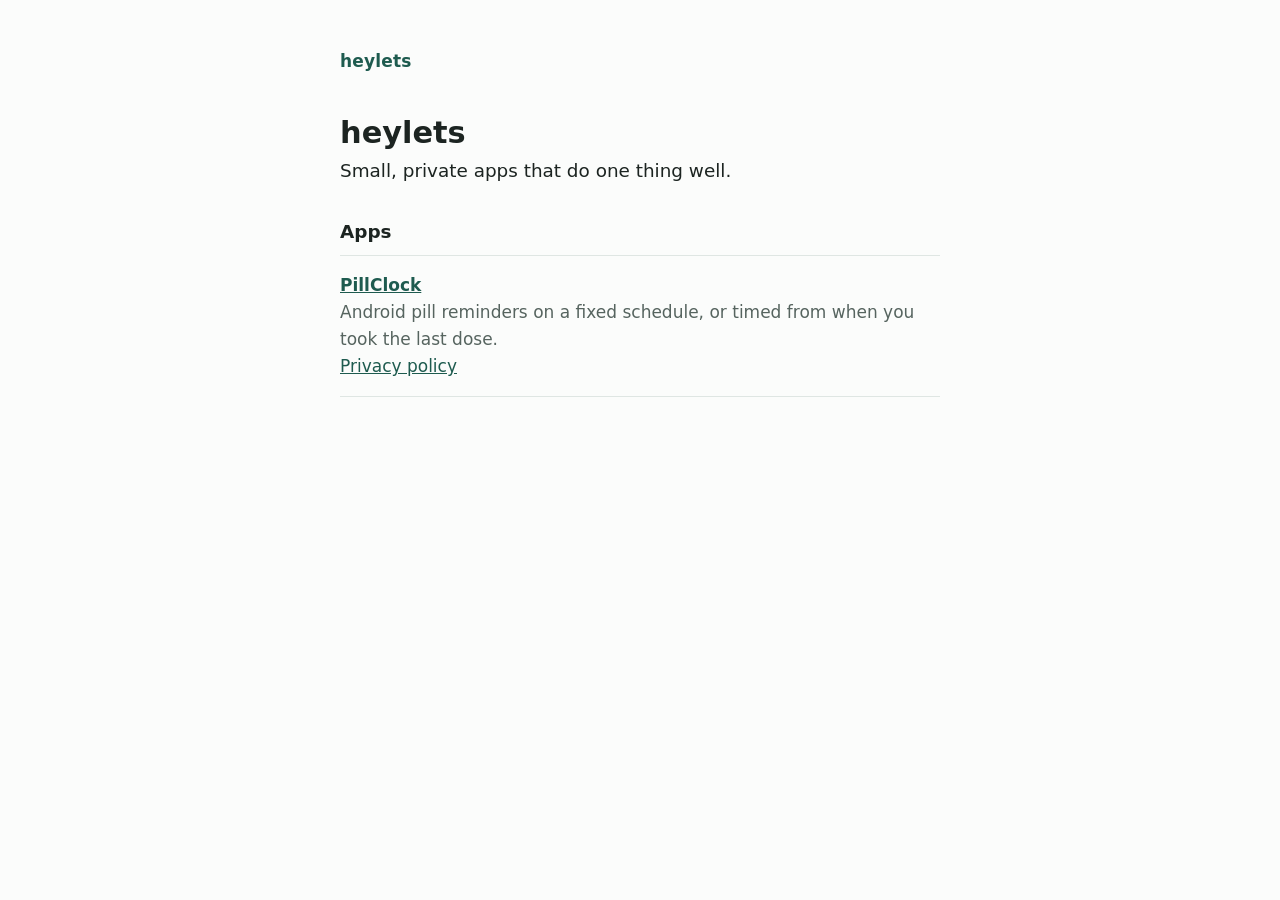
<file: index.html>
<!doctype html>
<html lang="en">
<head>
  <meta charset="utf-8">
  <meta name="viewport" content="width=device-width, initial-scale=1">
  <title>heylets</title>
  <meta name="description" content="Small apps from heylets.org.">
  <link rel="stylesheet" href="/style.css">
</head>
<body>
  <main>
    <header class="site"><a href="/">heylets</a></header>
    <h1>heylets</h1>
    <p class="lead">Small, private apps that do one thing well.</p>

    <h2>Apps</h2>
    <ul class="apps">
      <li>
        <strong><a href="/pillclock/">PillClock</a></strong>
        <span>Android pill reminders on a fixed schedule, or timed from when you took the last dose.</span>
        <br><a href="/pillclock/privacy-policy/">Privacy policy</a>
      </li>
    </ul>
  </main>
</body>
</html>
</file>
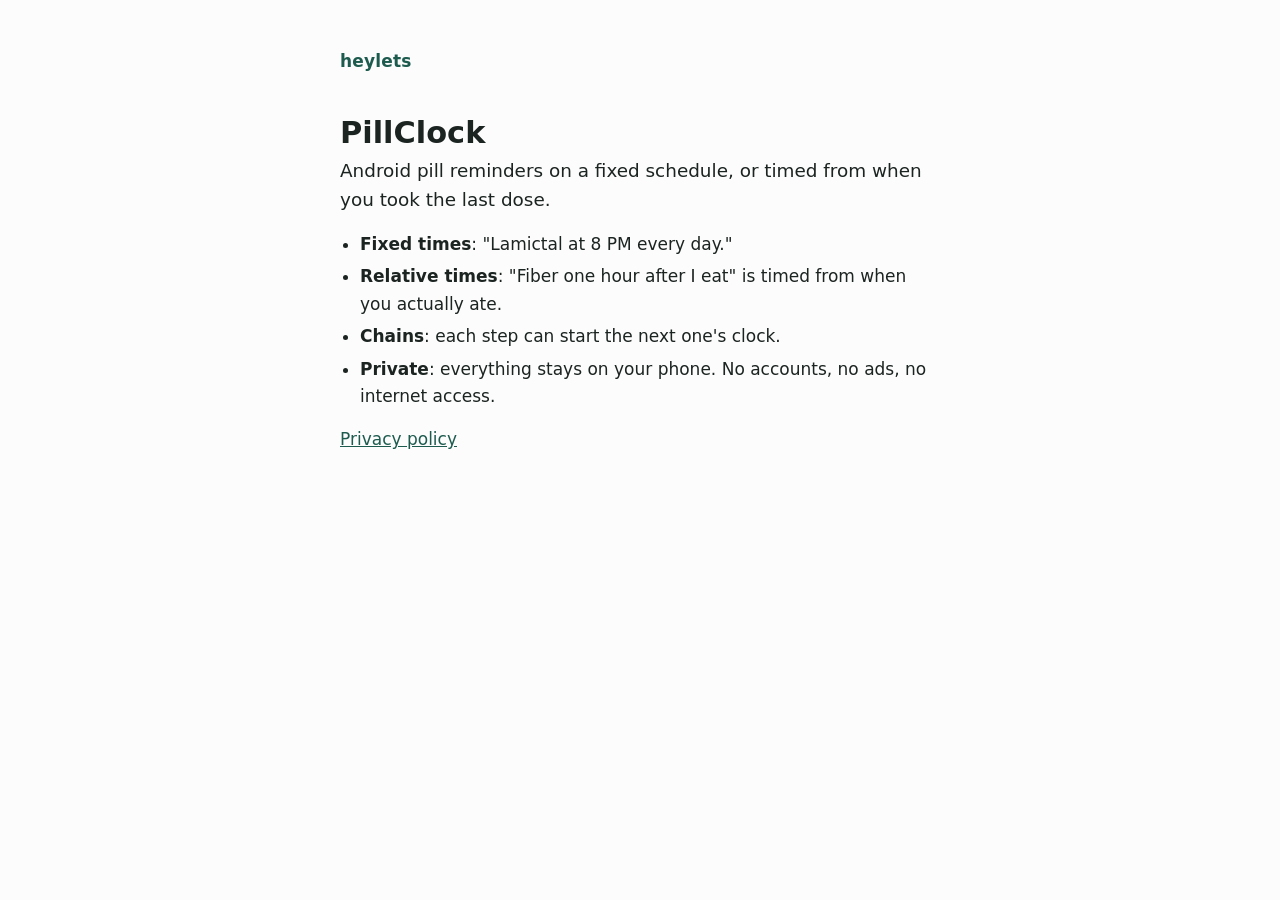
<file: pillclock/index.html>
<!doctype html>
<html lang="en">
<head>
  <meta charset="utf-8">
  <meta name="viewport" content="width=device-width, initial-scale=1">
  <title>PillClock · heylets</title>
  <meta name="description" content="Android pill reminders on a fixed schedule, or timed from when you took the last dose.">
  <link rel="stylesheet" href="/style.css">
</head>
<body>
  <main>
    <header class="site"><a href="/">heylets</a></header>
    <h1>PillClock</h1>
    <p class="lead">Android pill reminders on a fixed schedule, or timed from when you took the last dose.</p>

    <ul>
      <li><strong>Fixed times</strong>: "Lamictal at 8 PM every day."</li>
      <li><strong>Relative times</strong>: "Fiber one hour after I eat" is timed from when you actually ate.</li>
      <li><strong>Chains</strong>: each step can start the next one's clock.</li>
      <li><strong>Private</strong>: everything stays on your phone. No accounts, no ads, no internet access.</li>
    </ul>

    <p><a href="/pillclock/privacy-policy/">Privacy policy</a></p>
  </main>
</body>
</html>
</file>
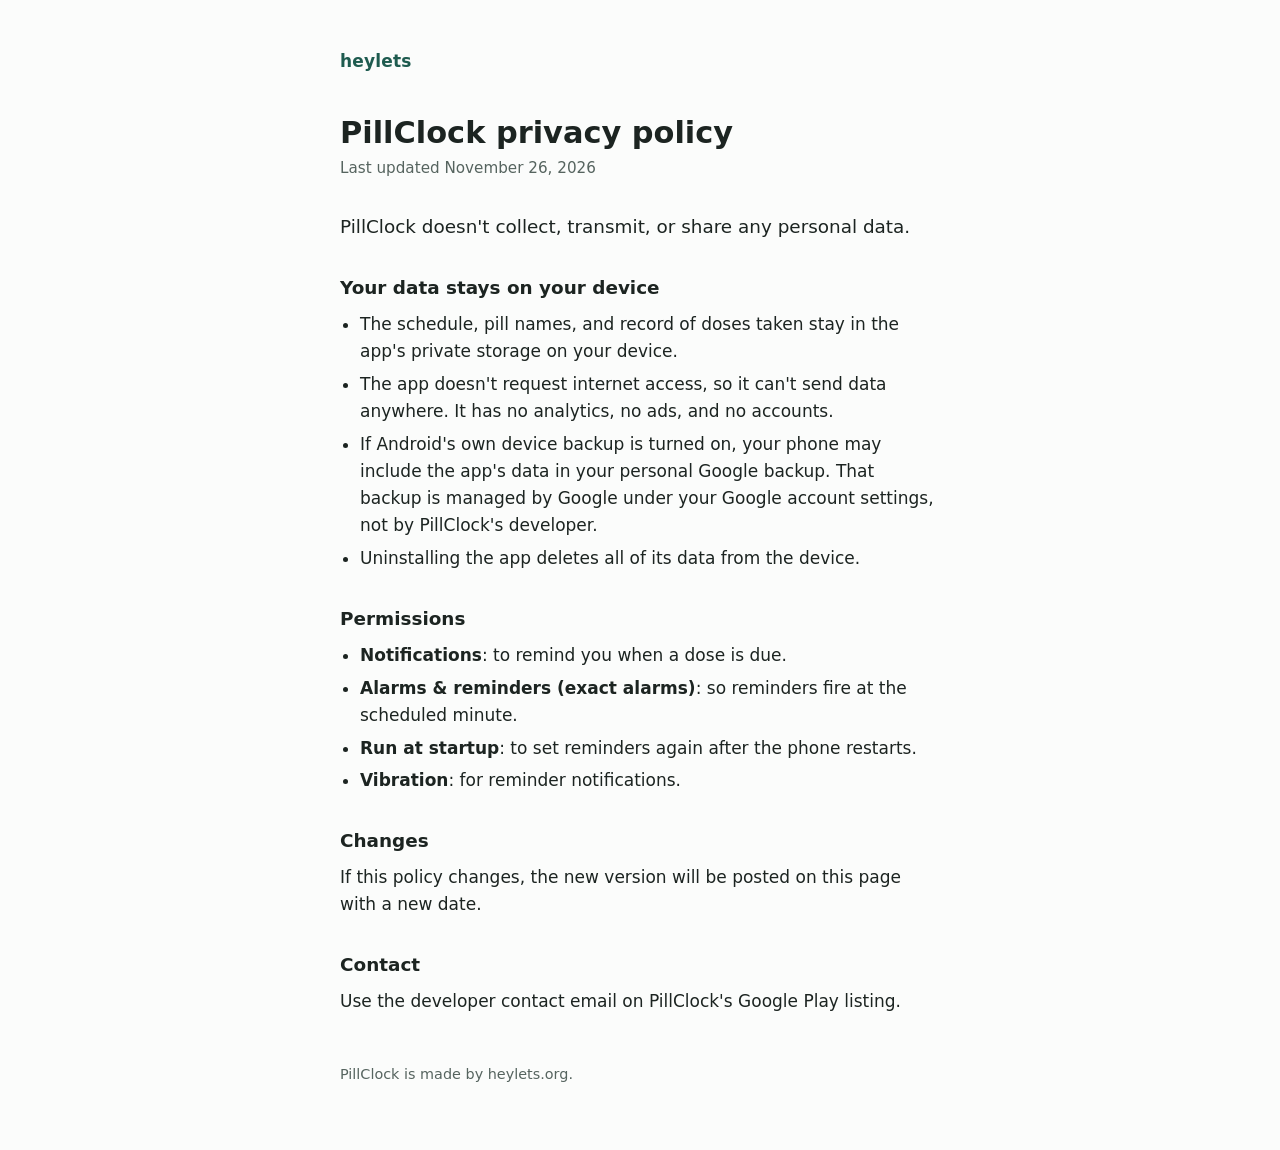
<file: privacy-policy/index.html>
<!doctype html>
<html lang="en">
<head>
  <meta charset="utf-8">
  <meta name="viewport" content="width=device-width, initial-scale=1">
  <title>PillClock privacy policy · heylets</title>
  <meta name="description" content="PillClock collects no personal data. Everything stays on your device.">
  <link rel="stylesheet" href="/style.css">
</head>
<body>
  <main>
    <header class="site"><a href="/">heylets</a></header>
    <h1>PillClock privacy policy</h1>
    <p class="meta">Last updated November 26, 2026</p>

    <p class="lead">PillClock doesn't collect, transmit, or share any personal data.</p>

    <h2>Your data stays on your device</h2>
    <ul>
      <li>The schedule, pill names, and record of doses taken stay in the app's private storage on your device.</li>
      <li>The app doesn't request internet access, so it can't send data anywhere. It has no analytics, no ads, and no accounts.</li>
      <li>If Android's own device backup is turned on, your phone may include the app's data in your personal Google backup. That backup is managed by Google under your Google account settings, not by PillClock's developer.</li>
      <li>Uninstalling the app deletes all of its data from the device.</li>
    </ul>

    <h2>Permissions</h2>
    <ul>
      <li><strong>Notifications</strong>: to remind you when a dose is due.</li>
      <li><strong>Alarms &amp; reminders (exact alarms)</strong>: so reminders fire at the scheduled minute.</li>
      <li><strong>Run at startup</strong>: to set reminders again after the phone restarts.</li>
      <li><strong>Vibration</strong>: for reminder notifications.</li>
    </ul>

    <h2>Changes</h2>
    <p>If this policy changes, the new version will be posted on this page with a new date.</p>

    <h2>Contact</h2>
    <p>Use the developer contact email on PillClock's Google Play listing.</p>

    <footer>PillClock is made by heylets.org.</footer>
  </main>
</body>
</html>
</file>
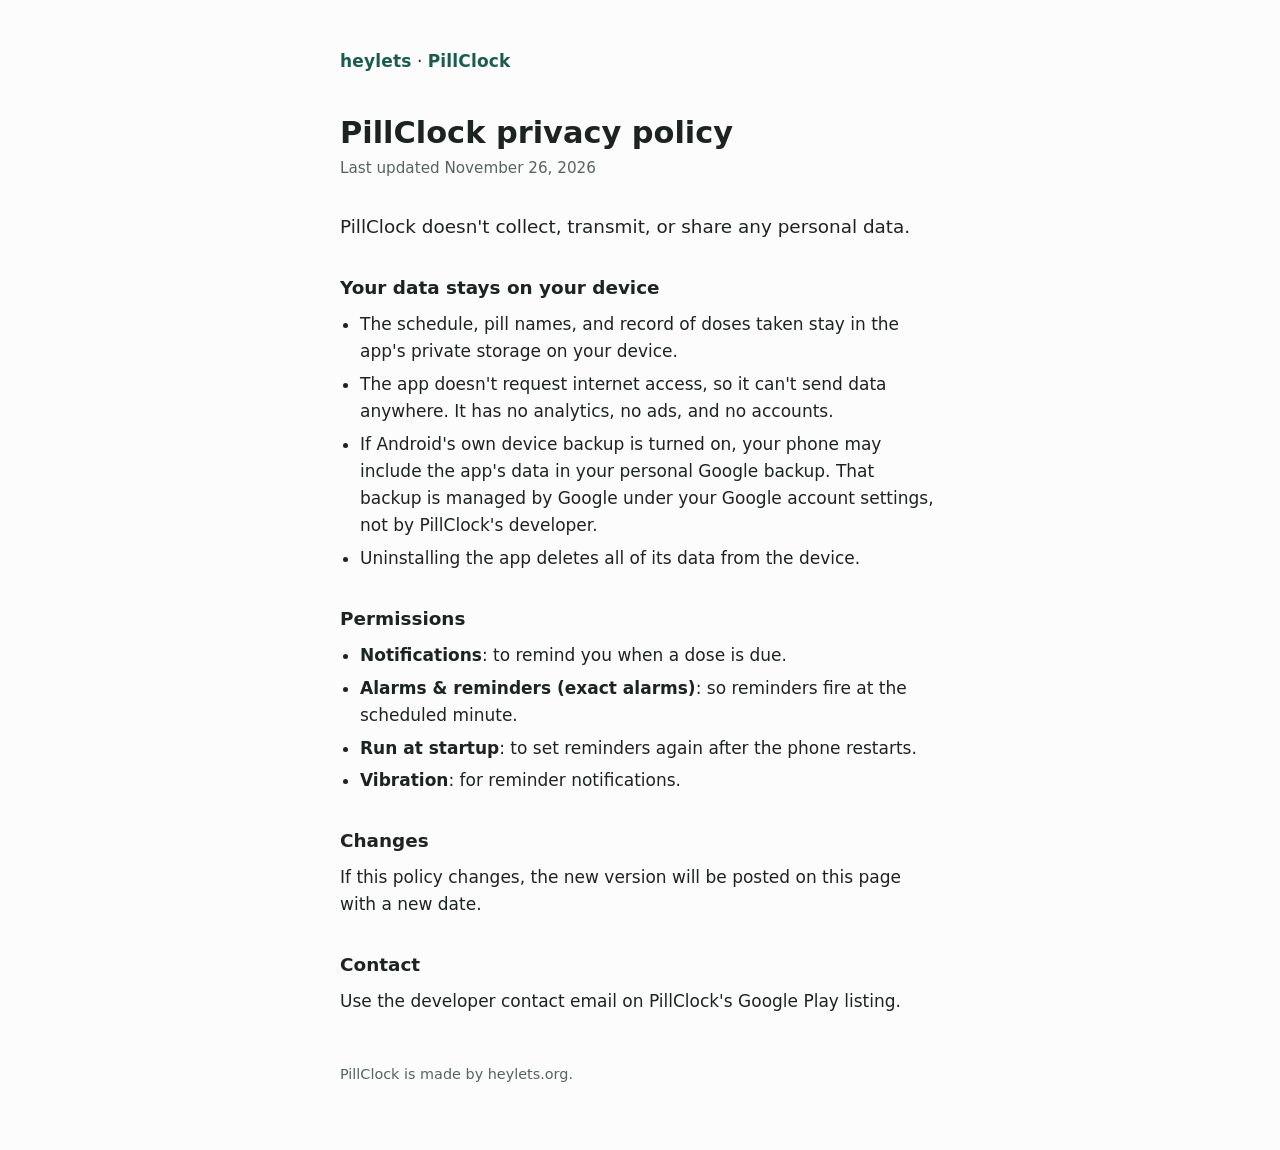
<file: pillclock/privacy-policy/index.html>
<!doctype html>
<html lang="en">
<head>
  <meta charset="utf-8">
  <meta name="viewport" content="width=device-width, initial-scale=1">
  <title>PillClock privacy policy · heylets</title>
  <meta name="description" content="PillClock collects no personal data. Everything stays on your device.">
  <link rel="stylesheet" href="/style.css">
</head>
<body>
  <main>
    <header class="site"><a href="/">heylets</a> · <a href="/pillclock/">PillClock</a></header>
    <h1>PillClock privacy policy</h1>
    <p class="meta">Last updated November 26, 2026</p>

    <p class="lead">PillClock doesn't collect, transmit, or share any personal data.</p>

    <h2>Your data stays on your device</h2>
    <ul>
      <li>The schedule, pill names, and record of doses taken stay in the app's private storage on your device.</li>
      <li>The app doesn't request internet access, so it can't send data anywhere. It has no analytics, no ads, and no accounts.</li>
      <li>If Android's own device backup is turned on, your phone may include the app's data in your personal Google backup. That backup is managed by Google under your Google account settings, not by PillClock's developer.</li>
      <li>Uninstalling the app deletes all of its data from the device.</li>
    </ul>

    <h2>Permissions</h2>
    <ul>
      <li><strong>Notifications</strong>: to remind you when a dose is due.</li>
      <li><strong>Alarms &amp; reminders (exact alarms)</strong>: so reminders fire at the scheduled minute.</li>
      <li><strong>Run at startup</strong>: to set reminders again after the phone restarts.</li>
      <li><strong>Vibration</strong>: for reminder notifications.</li>
    </ul>

    <h2>Changes</h2>
    <p>If this policy changes, the new version will be posted on this page with a new date.</p>

    <h2>Contact</h2>
    <p>Use the developer contact email on PillClock's Google Play listing.</p>

    <footer>PillClock is made by heylets.org.</footer>
  </main>
</body>
</html>
</file>
<file: style.css>
:root {
  --bg: #fbfcfb;
  --fg: #1c2421;
  --muted: #56645f;
  --accent: #1e5b4f;
  --rule: #dfe6e3;
  color-scheme: light dark;
}
@media (prefers-color-scheme: dark) {
  :root {
    --bg: #141917;
    --fg: #e6ece9;
    --muted: #9aa8a3;
    --accent: #8fd8c3;
    --rule: #2a3330;
  }
}
* { box-sizing: border-box; }
html { -webkit-text-size-adjust: 100%; }
body {
  margin: 0;
  background: var(--bg);
  color: var(--fg);
  font: 17px/1.6 system-ui, -apple-system, "Segoe UI", Roboto, sans-serif;
}
main {
  max-width: 40rem;
  margin: 0 auto;
  padding: 3rem 1.25rem 4rem;
}
header.site {
  margin-bottom: 2.5rem;
}
header.site a {
  color: var(--accent);
  font-weight: 700;
  text-decoration: none;
  letter-spacing: 0.01em;
}
h1 { font-size: 1.9rem; line-height: 1.2; margin: 0 0 0.25rem; }
h2 { font-size: 1.15rem; margin: 2rem 0 0.5rem; }
p, ul { margin: 0 0 1rem; }
ul { padding-left: 1.25rem; }
li { margin-bottom: 0.35rem; }
a { color: var(--accent); }
.meta { color: var(--muted); font-size: 0.95rem; margin-bottom: 2rem; }
.lead { font-size: 1.15rem; }
.apps { list-style: none; padding: 0; border-top: 1px solid var(--rule); }
.apps li { padding: 1rem 0; border-bottom: 1px solid var(--rule); margin: 0; }
.apps strong { display: block; }
.apps span { color: var(--muted); }
footer { margin-top: 3rem; color: var(--muted); font-size: 0.9rem; }
</file>
